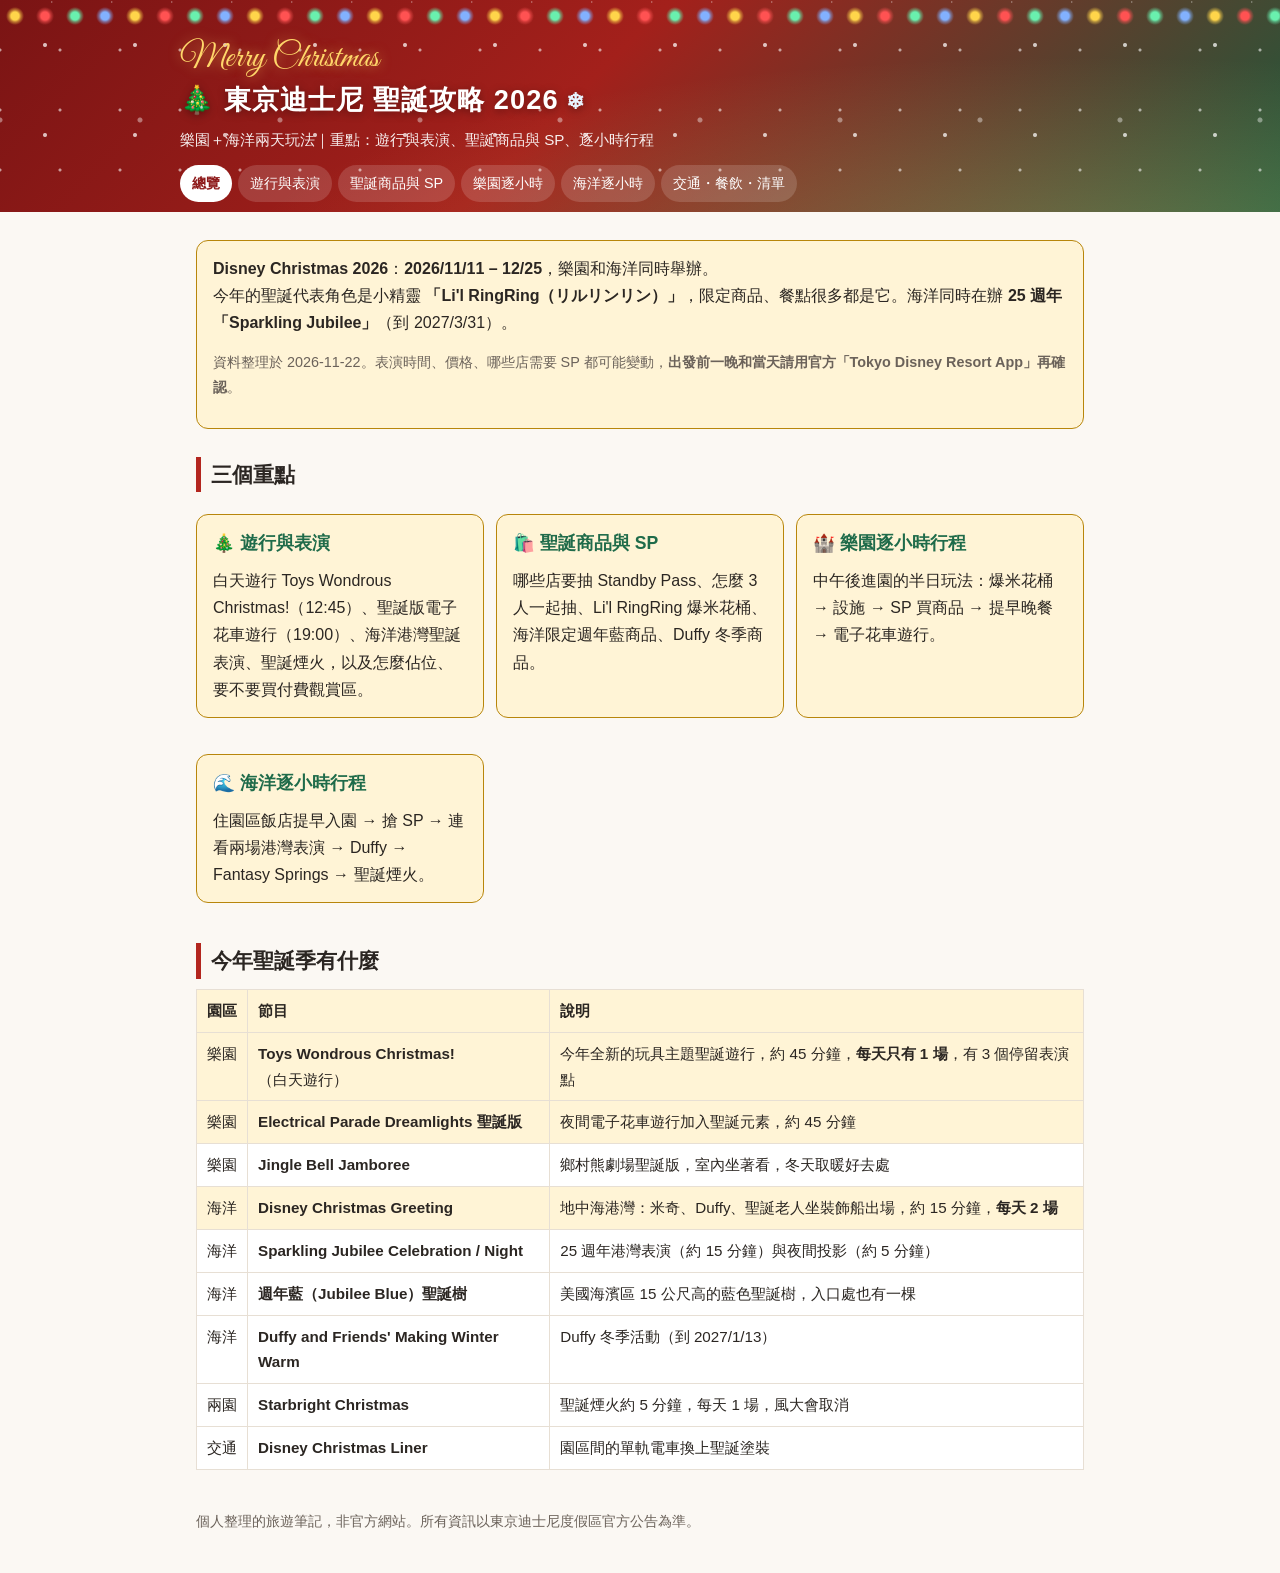
<file: index.html>
<!doctype html>
<html lang="zh-Hant-TW">
<head>
<meta charset="utf-8">
<meta name="viewport" content="width=device-width, initial-scale=1">
<title>🎄 東京迪士尼聖誕攻略 2026</title>
<link rel="stylesheet" href="style.css">
</head>
<body>
<header class="site"><div class="inner">
  <h1>🎄 東京迪士尼 聖誕攻略 2026</h1>
  <p>樂園＋海洋兩天玩法｜重點：遊行與表演、聖誕商品與 SP、逐小時行程</p>
  <nav>
    <a href="index.html" class="on">總覽</a>
    <a href="shows.html">遊行與表演</a>
    <a href="goods.html">聖誕商品與 SP</a>
    <a href="day1.html">樂園逐小時</a>
    <a href="day2.html">海洋逐小時</a>
    <a href="tips.html">交通・餐飲・清單</a>
  </nav>
</div></header>
<main>

<div class="card key">
  <strong>Disney Christmas 2026</strong>：<strong>2026/11/11 – 12/25</strong>，樂園和海洋同時舉辦。<br>
  今年的聖誕代表角色是小精靈 <strong>「Li'l RingRing（リルリンリン）」</strong>，限定商品、餐點很多都是它。海洋同時在辦 <strong>25 週年「Sparkling Jubilee」</strong>（到 2027/3/31）。
  <p class="note">資料整理於 2026-11-22。表演時間、價格、哪些店需要 SP 都可能變動，<strong>出發前一晚和當天請用官方「Tokyo Disney Resort App」再確認</strong>。</p>
</div>

<h2>三個重點</h2>
<div class="grid">
  <a class="card key" href="shows.html">
    <h3>🎄 遊行與表演</h3>
    白天遊行 Toys Wondrous Christmas!（12:45）、聖誕版電子花車遊行（19:00）、海洋港灣聖誕表演、聖誕煙火，以及怎麼佔位、要不要買付費觀賞區。
  </a>
  <a class="card key" href="goods.html">
    <h3>🛍️ 聖誕商品與 SP</h3>
    哪些店要抽 Standby Pass、怎麼 3 人一起抽、Li'l RingRing 爆米花桶、海洋限定週年藍商品、Duffy 冬季商品。
  </a>
  <a class="card key" href="day1.html">
    <h3>🏰 樂園逐小時行程</h3>
    中午後進園的半日玩法：爆米花桶 → 設施 → SP 買商品 → 提早晚餐 → 電子花車遊行。
  </a>
  <a class="card key" href="day2.html">
    <h3>🌊 海洋逐小時行程</h3>
    住園區飯店提早入園 → 搶 SP → 連看兩場港灣表演 → Duffy → Fantasy Springs → 聖誕煙火。
  </a>
</div>

<h2>今年聖誕季有什麼</h2>
<div class="tbl"><table>
<tr><th>園區</th><th>節目</th><th>說明</th></tr>
<tr class="must"><td>樂園</td><td><strong>Toys Wondrous Christmas!</strong><br>（白天遊行）</td><td>今年全新的玩具主題聖誕遊行，約 45 分鐘，<strong>每天只有 1 場</strong>，有 3 個停留表演點</td></tr>
<tr class="must"><td>樂園</td><td><strong>Electrical Parade Dreamlights 聖誕版</strong></td><td>夜間電子花車遊行加入聖誕元素，約 45 分鐘</td></tr>
<tr><td>樂園</td><td><strong>Jingle Bell Jamboree</strong></td><td>鄉村熊劇場聖誕版，室內坐著看，冬天取暖好去處</td></tr>
<tr class="must"><td>海洋</td><td><strong>Disney Christmas Greeting</strong></td><td>地中海港灣：米奇、Duffy、聖誕老人坐裝飾船出場，約 15 分鐘，<strong>每天 2 場</strong></td></tr>
<tr><td>海洋</td><td><strong>Sparkling Jubilee Celebration / Night</strong></td><td>25 週年港灣表演（約 15 分鐘）與夜間投影（約 5 分鐘）</td></tr>
<tr><td>海洋</td><td><strong>週年藍（Jubilee Blue）聖誕樹</strong></td><td>美國海濱區 15 公尺高的藍色聖誕樹，入口處也有一棵</td></tr>
<tr><td>海洋</td><td><strong>Duffy and Friends' Making Winter Warm</strong></td><td>Duffy 冬季活動（到 2027/1/13）</td></tr>
<tr><td>兩園</td><td><strong>Starbright Christmas</strong></td><td>聖誕煙火約 5 分鐘，每天 1 場，風大會取消</td></tr>
<tr><td>交通</td><td><strong>Disney Christmas Liner</strong></td><td>園區間的單軌電車換上聖誕塗裝</td></tr>
</table></div>

</main>
<footer>個人整理的旅遊筆記，非官方網站。所有資訊以東京迪士尼度假區官方公告為準。</footer>
</body>
</html>
</file>
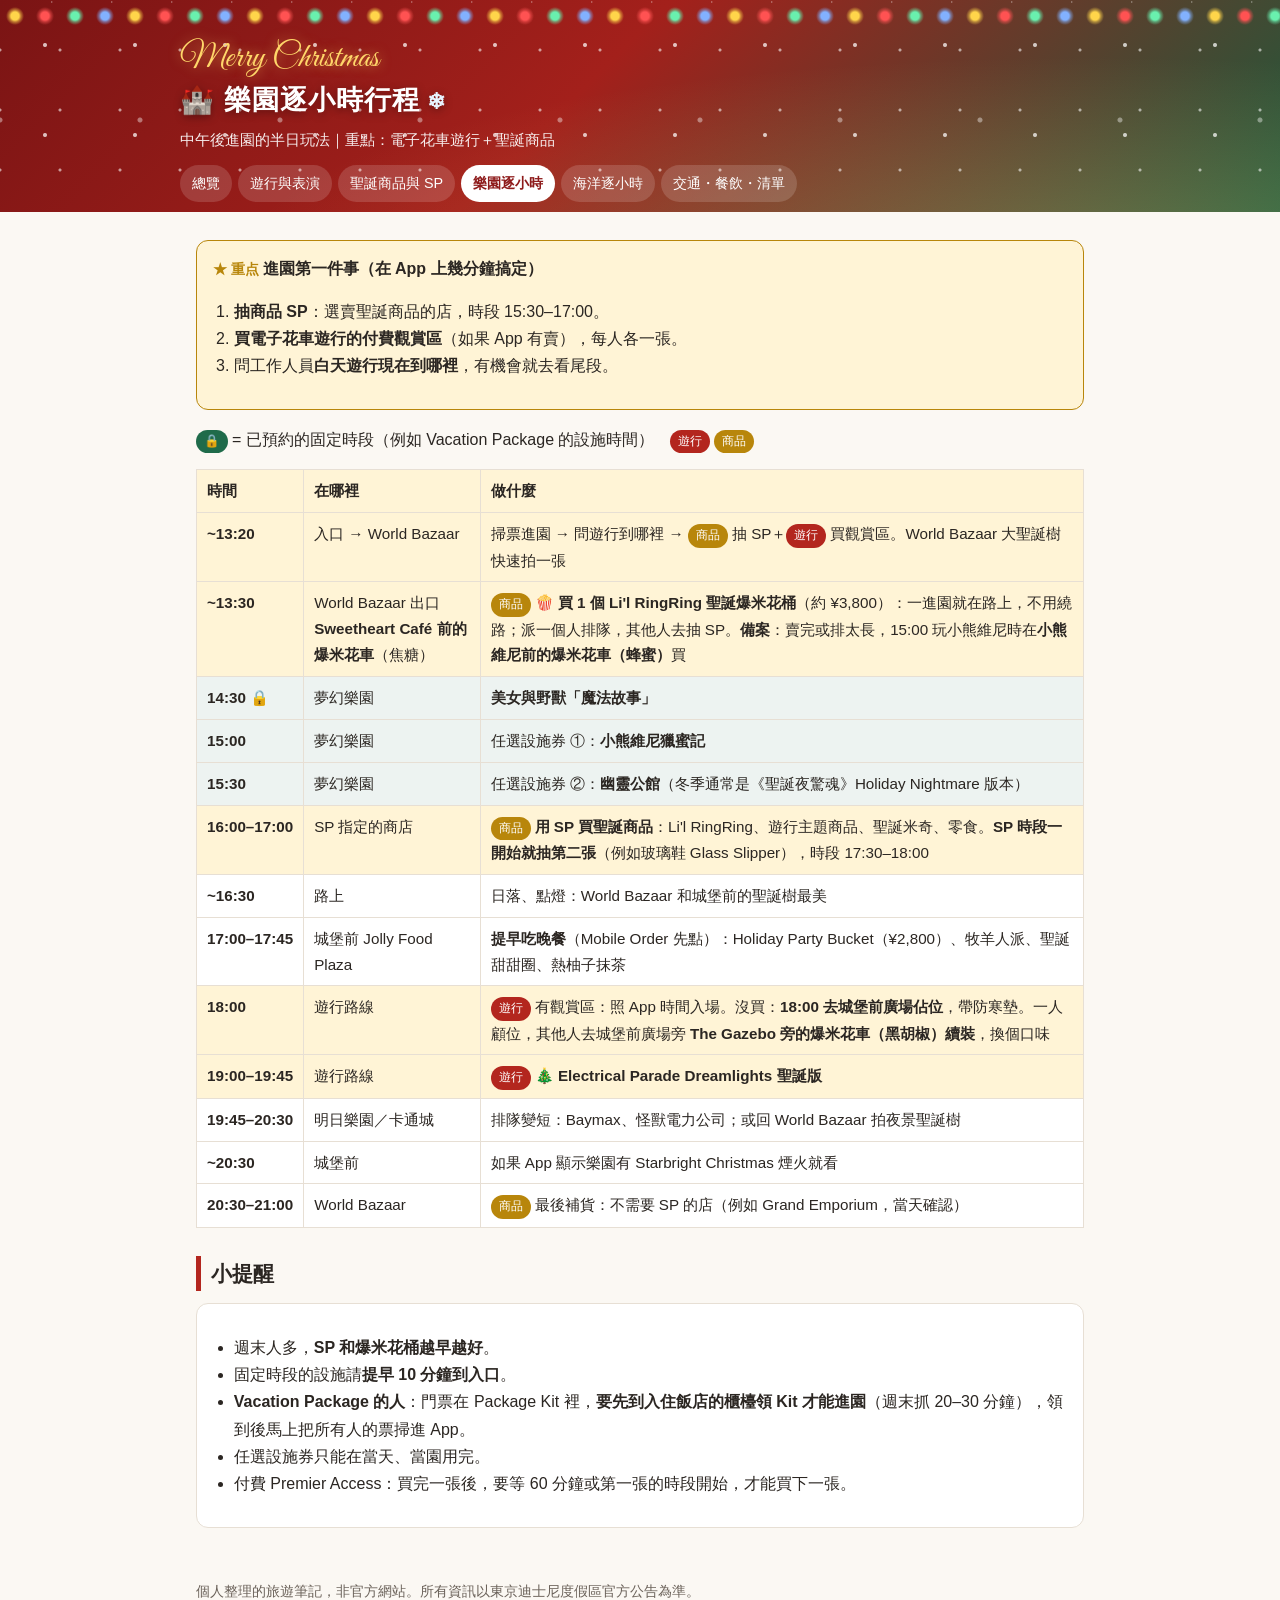
<file: day1.html>
<!doctype html>
<html lang="zh-Hant-TW">
<head>
<meta charset="utf-8">
<meta name="viewport" content="width=device-width, initial-scale=1">
<title>🎄 樂園逐小時｜東京迪士尼聖誕攻略 2026</title>
<link rel="stylesheet" href="style.css">
</head>
<body>
<header class="site"><div class="inner">
  <h1>🏰 樂園逐小時行程</h1>
  <p>中午後進園的半日玩法｜重點：電子花車遊行＋聖誕商品</p>
  <nav>
    <a href="index.html">總覽</a>
    <a href="shows.html">遊行與表演</a>
    <a href="goods.html">聖誕商品與 SP</a>
    <a href="day1.html" class="on">樂園逐小時</a>
    <a href="day2.html">海洋逐小時</a>
    <a href="tips.html">交通・餐飲・清單</a>
  </nav>
</div></header>
<main>

<div class="card key star">
  <strong>進園第一件事（在 App 上幾分鐘搞定）</strong>
  <ol>
    <li><strong>抽商品 SP</strong>：選賣聖誕商品的店，時段 15:30–17:00。</li>
    <li><strong>買電子花車遊行的付費觀賞區</strong>（如果 App 有賣），每人各一張。</li>
    <li>問工作人員<strong>白天遊行現在到哪裡</strong>，有機會就去看尾段。</li>
  </ol>
</div>

<p><span class="tag g">🔒</span>= 已預約的固定時段（例如 Vacation Package 的設施時間）　<span class="tag p">遊行</span><span class="tag s">商品</span></p>

<div class="tbl"><table>
<tr><th>時間</th><th>在哪裡</th><th>做什麼</th></tr>
<tr class="must"><td class="t">~13:20</td><td>入口 → World Bazaar</td><td>掃票進園 → 問遊行到哪裡 → <span class="tag s">商品</span>抽 SP＋<span class="tag p">遊行</span>買觀賞區。World Bazaar 大聖誕樹快速拍一張</td></tr>
<tr class="must"><td class="t">~13:30</td><td>World Bazaar 出口<br><strong>Sweetheart Café 前的爆米花車</strong>（焦糖）</td><td><span class="tag s">商品</span>🍿 <strong>買 1 個 Li'l RingRing 聖誕爆米花桶</strong>（約 ¥3,800）：一進園就在路上，不用繞路；派一個人排隊，其他人去抽 SP。<strong>備案</strong>：賣完或排太長，15:00 玩小熊維尼時在<strong>小熊維尼前的爆米花車（蜂蜜）</strong>買</td></tr>
<tr class="lock"><td class="t">14:30 🔒</td><td>夢幻樂園</td><td><strong>美女與野獸「魔法故事」</strong></td></tr>
<tr class="lock"><td class="t">15:00</td><td>夢幻樂園</td><td>任選設施券 ①：<strong>小熊維尼獵蜜記</strong></td></tr>
<tr class="lock"><td class="t">15:30</td><td>夢幻樂園</td><td>任選設施券 ②：<strong>幽靈公館</strong>（冬季通常是《聖誕夜驚魂》Holiday Nightmare 版本）</td></tr>
<tr class="must"><td class="t">16:00–17:00</td><td>SP 指定的商店</td><td><span class="tag s">商品</span><strong>用 SP 買聖誕商品</strong>：Li'l RingRing、遊行主題商品、聖誕米奇、零食。<strong>SP 時段一開始就抽第二張</strong>（例如玻璃鞋 Glass Slipper），時段 17:30–18:00</td></tr>
<tr><td class="t">~16:30</td><td>路上</td><td>日落、點燈：World Bazaar 和城堡前的聖誕樹最美</td></tr>
<tr><td class="t">17:00–17:45</td><td>城堡前 Jolly Food Plaza</td><td><strong>提早吃晚餐</strong>（Mobile Order 先點）：Holiday Party Bucket（¥2,800）、牧羊人派、聖誕甜甜圈、熱柚子抹茶</td></tr>
<tr class="must"><td class="t">18:00</td><td>遊行路線</td><td><span class="tag p">遊行</span>有觀賞區：照 App 時間入場。沒買：<strong>18:00 去城堡前廣場佔位</strong>，帶防寒墊。一人顧位，其他人去城堡前廣場旁 <strong>The Gazebo 旁的爆米花車（黑胡椒）續裝</strong>，換個口味</td></tr>
<tr class="must"><td class="t">19:00–19:45</td><td>遊行路線</td><td><span class="tag p">遊行</span>🎄 <strong>Electrical Parade Dreamlights 聖誕版</strong></td></tr>
<tr><td class="t">19:45–20:30</td><td>明日樂園／卡通城</td><td>排隊變短：Baymax、怪獸電力公司；或回 World Bazaar 拍夜景聖誕樹</td></tr>
<tr><td class="t">~20:30</td><td>城堡前</td><td>如果 App 顯示樂園有 Starbright Christmas 煙火就看</td></tr>
<tr><td class="t">20:30–21:00</td><td>World Bazaar</td><td><span class="tag s">商品</span>最後補貨：不需要 SP 的店（例如 Grand Emporium，當天確認）</td></tr>
</table></div>

<h2>小提醒</h2>
<div class="card">
<ul>
  <li>週末人多，<strong>SP 和爆米花桶越早越好</strong>。</li>
  <li>固定時段的設施請<strong>提早 10 分鐘到入口</strong>。</li>
  <li><strong>Vacation Package 的人</strong>：門票在 Package Kit 裡，<strong>要先到入住飯店的櫃檯領 Kit 才能進園</strong>（週末抓 20–30 分鐘），領到後馬上把所有人的票掃進 App。</li>
  <li>任選設施券只能在當天、當園用完。</li>
  <li>付費 Premier Access：買完一張後，要等 60 分鐘或第一張的時段開始，才能買下一張。</li>
</ul>
</div>

</main>
<footer>個人整理的旅遊筆記，非官方網站。所有資訊以東京迪士尼度假區官方公告為準。</footer>
</body>
</html>
</file>
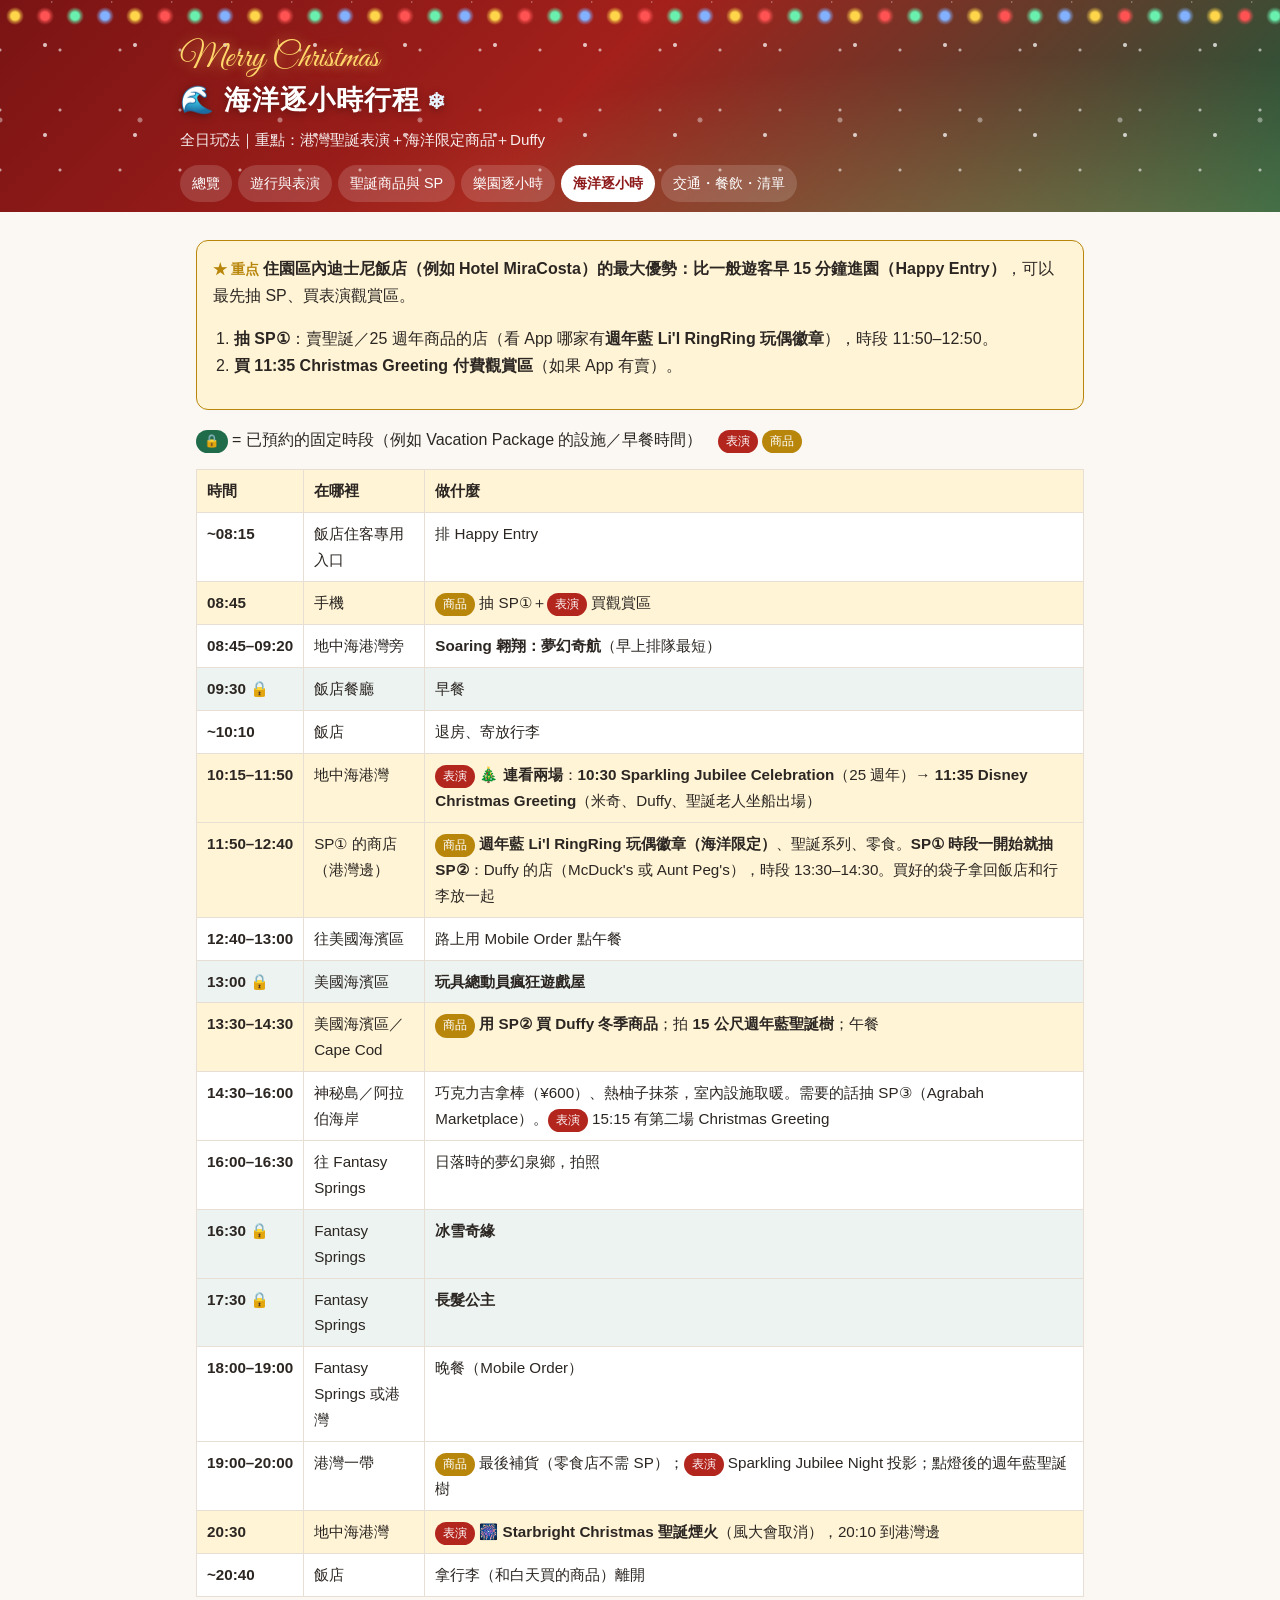
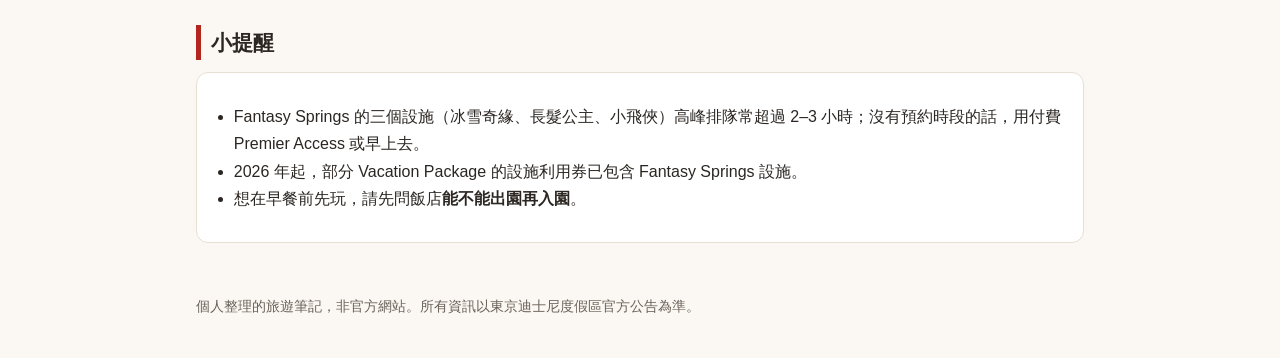
<file: day2.html>
<!doctype html>
<html lang="zh-Hant-TW">
<head>
<meta charset="utf-8">
<meta name="viewport" content="width=device-width, initial-scale=1">
<title>🎄 海洋逐小時｜東京迪士尼聖誕攻略 2026</title>
<link rel="stylesheet" href="style.css">
</head>
<body>
<header class="site"><div class="inner">
  <h1>🌊 海洋逐小時行程</h1>
  <p>全日玩法｜重點：港灣聖誕表演＋海洋限定商品＋Duffy</p>
  <nav>
    <a href="index.html">總覽</a>
    <a href="shows.html">遊行與表演</a>
    <a href="goods.html">聖誕商品與 SP</a>
    <a href="day1.html">樂園逐小時</a>
    <a href="day2.html" class="on">海洋逐小時</a>
    <a href="tips.html">交通・餐飲・清單</a>
  </nav>
</div></header>
<main>

<div class="card key star">
  <strong>住園區內迪士尼飯店（例如 Hotel MiraCosta）的最大優勢：比一般遊客早 15 分鐘進園（Happy Entry）</strong>，可以最先抽 SP、買表演觀賞區。
  <ol>
    <li><strong>抽 SP①</strong>：賣聖誕／25 週年商品的店（看 App 哪家有<strong>週年藍 Li'l RingRing 玩偶徽章</strong>），時段 11:50–12:50。</li>
    <li><strong>買 11:35 Christmas Greeting 付費觀賞區</strong>（如果 App 有賣）。</li>
  </ol>
</div>

<p><span class="tag g">🔒</span>= 已預約的固定時段（例如 Vacation Package 的設施／早餐時間）　<span class="tag p">表演</span><span class="tag s">商品</span></p>

<div class="tbl"><table>
<tr><th>時間</th><th>在哪裡</th><th>做什麼</th></tr>
<tr><td class="t">~08:15</td><td>飯店住客專用入口</td><td>排 Happy Entry</td></tr>
<tr class="must"><td class="t">08:45</td><td>手機</td><td><span class="tag s">商品</span>抽 SP①＋<span class="tag p">表演</span>買觀賞區</td></tr>
<tr><td class="t">08:45–09:20</td><td>地中海港灣旁</td><td><strong>Soaring 翱翔：夢幻奇航</strong>（早上排隊最短）</td></tr>
<tr class="lock"><td class="t">09:30 🔒</td><td>飯店餐廳</td><td>早餐</td></tr>
<tr><td class="t">~10:10</td><td>飯店</td><td>退房、寄放行李</td></tr>
<tr class="must"><td class="t">10:15–11:50</td><td>地中海港灣</td><td><span class="tag p">表演</span>🎄 <strong>連看兩場</strong>：<strong>10:30 Sparkling Jubilee Celebration</strong>（25 週年）→ <strong>11:35 Disney Christmas Greeting</strong>（米奇、Duffy、聖誕老人坐船出場）</td></tr>
<tr class="must"><td class="t">11:50–12:40</td><td>SP① 的商店（港灣邊）</td><td><span class="tag s">商品</span><strong>週年藍 Li'l RingRing 玩偶徽章（海洋限定）</strong>、聖誕系列、零食。<strong>SP① 時段一開始就抽 SP②</strong>：Duffy 的店（McDuck's 或 Aunt Peg's），時段 13:30–14:30。買好的袋子拿回飯店和行李放一起</td></tr>
<tr><td class="t">12:40–13:00</td><td>往美國海濱區</td><td>路上用 Mobile Order 點午餐</td></tr>
<tr class="lock"><td class="t">13:00 🔒</td><td>美國海濱區</td><td><strong>玩具總動員瘋狂遊戲屋</strong></td></tr>
<tr class="must"><td class="t">13:30–14:30</td><td>美國海濱區／Cape Cod</td><td><span class="tag s">商品</span><strong>用 SP② 買 Duffy 冬季商品</strong>；拍 <strong>15 公尺週年藍聖誕樹</strong>；午餐</td></tr>
<tr><td class="t">14:30–16:00</td><td>神秘島／阿拉伯海岸</td><td>巧克力吉拿棒（¥600）、熱柚子抹茶，室內設施取暖。需要的話抽 SP③（Agrabah Marketplace）。<span class="tag p">表演</span>15:15 有第二場 Christmas Greeting</td></tr>
<tr><td class="t">16:00–16:30</td><td>往 Fantasy Springs</td><td>日落時的夢幻泉鄉，拍照</td></tr>
<tr class="lock"><td class="t">16:30 🔒</td><td>Fantasy Springs</td><td><strong>冰雪奇緣</strong></td></tr>
<tr class="lock"><td class="t">17:30 🔒</td><td>Fantasy Springs</td><td><strong>長髮公主</strong></td></tr>
<tr><td class="t">18:00–19:00</td><td>Fantasy Springs 或港灣</td><td>晚餐（Mobile Order）</td></tr>
<tr><td class="t">19:00–20:00</td><td>港灣一帶</td><td><span class="tag s">商品</span>最後補貨（零食店不需 SP）；<span class="tag p">表演</span>Sparkling Jubilee Night 投影；點燈後的週年藍聖誕樹</td></tr>
<tr class="must"><td class="t">20:30</td><td>地中海港灣</td><td><span class="tag p">表演</span>🎆 <strong>Starbright Christmas 聖誕煙火</strong>（風大會取消），20:10 到港灣邊</td></tr>
<tr><td class="t">~20:40</td><td>飯店</td><td>拿行李（和白天買的商品）離開</td></tr>
</table></div>

<h2>小提醒</h2>
<div class="card">
<ul>
  <li>Fantasy Springs 的三個設施（冰雪奇緣、長髮公主、小飛俠）高峰排隊常超過 2–3 小時；沒有預約時段的話，用付費 Premier Access 或早上去。</li>
  <li>2026 年起，部分 Vacation Package 的設施利用券已包含 Fantasy Springs 設施。</li>
  <li>想在早餐前先玩，請先問飯店<strong>能不能出園再入園</strong>。</li>
</ul>
</div>

</main>
<footer>個人整理的旅遊筆記，非官方網站。所有資訊以東京迪士尼度假區官方公告為準。</footer>
</body>
</html>
</file>
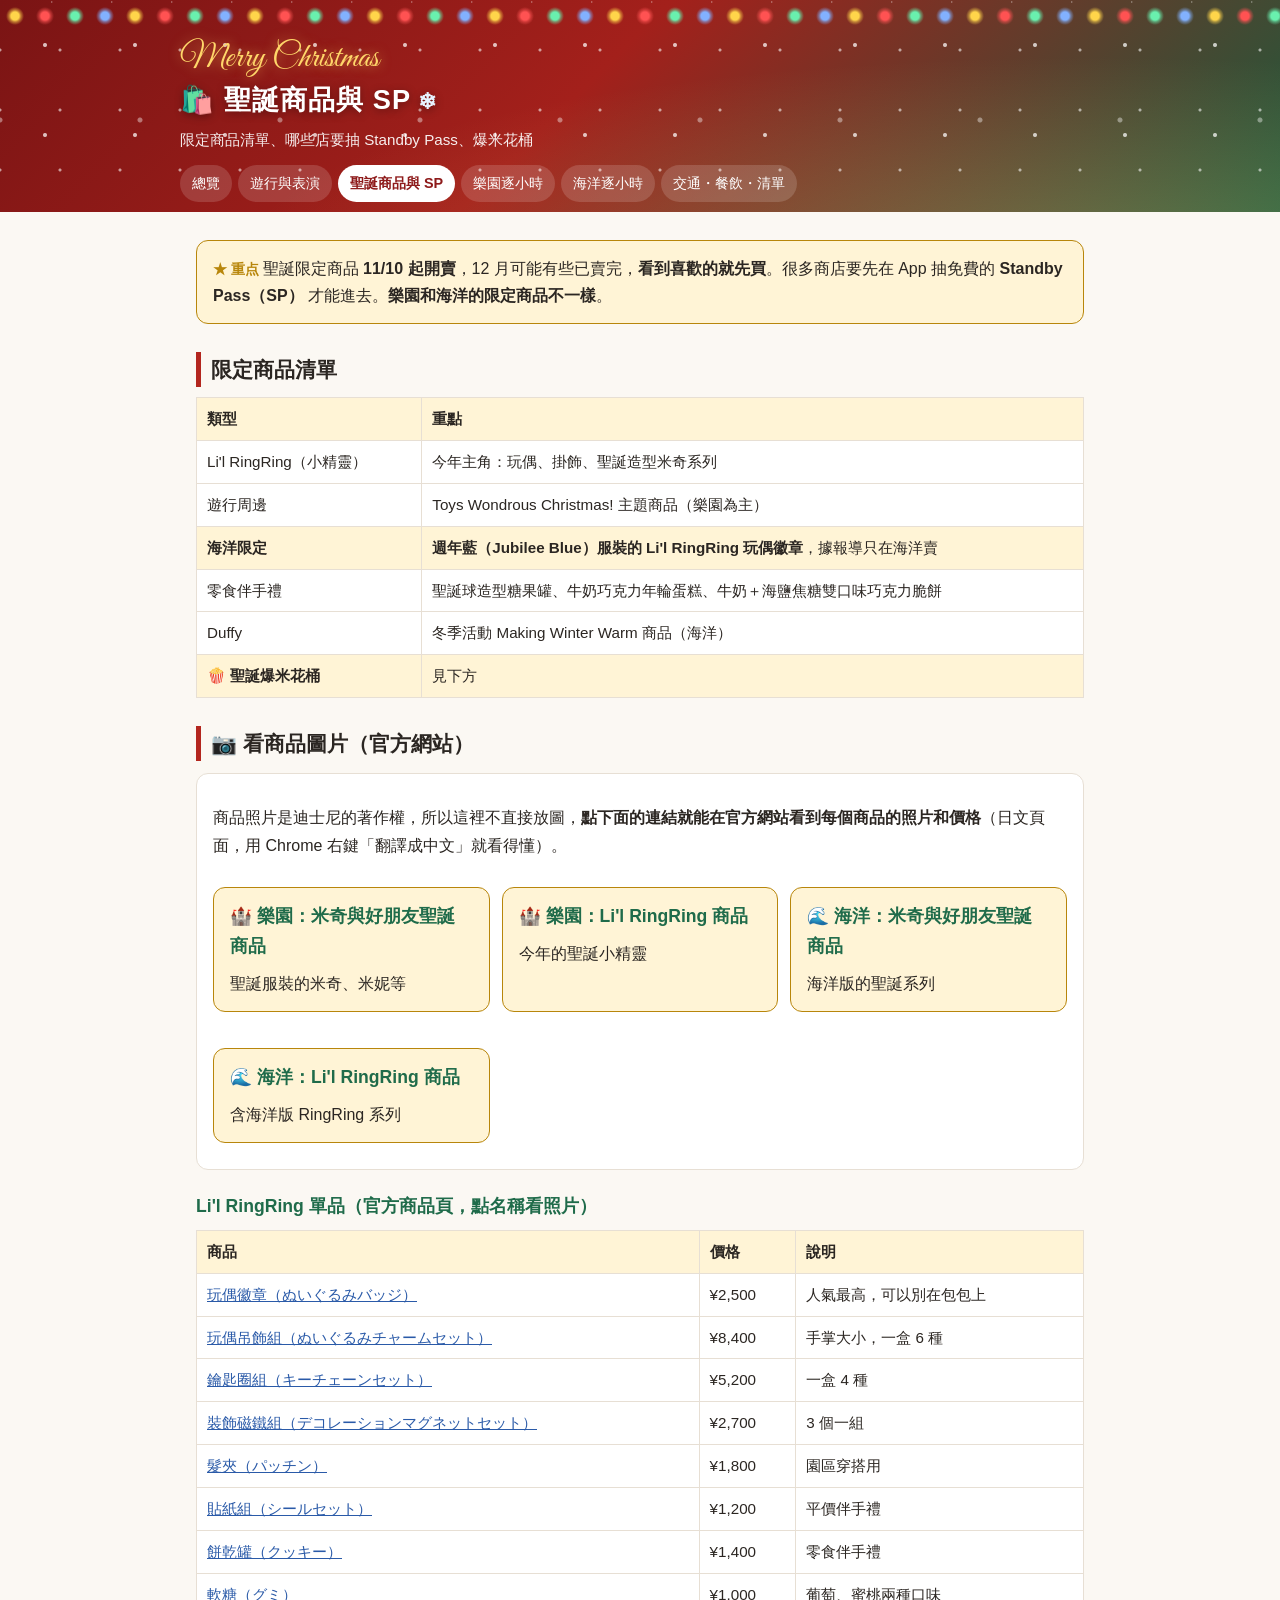
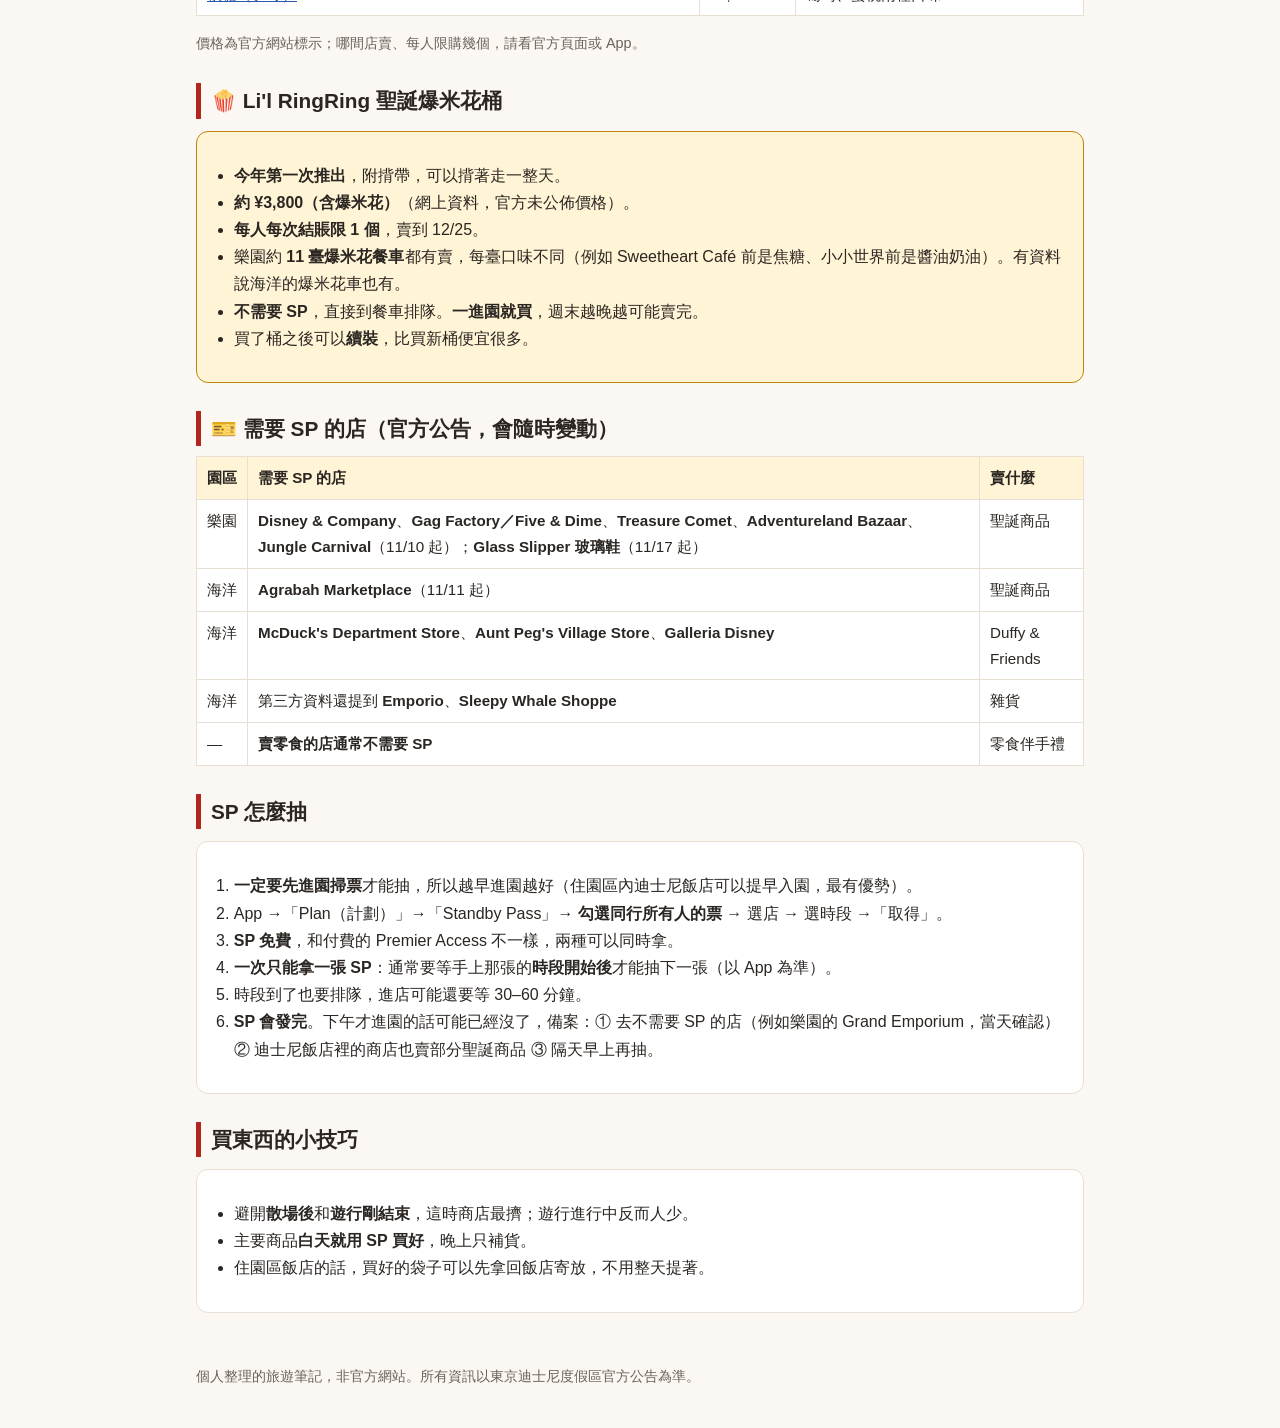
<file: goods.html>
<!doctype html>
<html lang="zh-Hant-TW">
<head>
<meta charset="utf-8">
<meta name="viewport" content="width=device-width, initial-scale=1">
<title>🎄 聖誕商品與 SP｜東京迪士尼聖誕攻略 2026</title>
<link rel="stylesheet" href="style.css">
</head>
<body>
<header class="site"><div class="inner">
  <h1>🛍️ 聖誕商品與 SP</h1>
  <p>限定商品清單、哪些店要抽 Standby Pass、爆米花桶</p>
  <nav>
    <a href="index.html">總覽</a>
    <a href="shows.html">遊行與表演</a>
    <a href="goods.html" class="on">聖誕商品與 SP</a>
    <a href="day1.html">樂園逐小時</a>
    <a href="day2.html">海洋逐小時</a>
    <a href="tips.html">交通・餐飲・清單</a>
  </nav>
</div></header>
<main>

<div class="card key star">
  聖誕限定商品 <strong>11/10 起開賣</strong>，12 月可能有些已賣完，<strong>看到喜歡的就先買</strong>。很多商店要先在 App 抽免費的 <strong>Standby Pass（SP）</strong> 才能進去。<strong>樂園和海洋的限定商品不一樣</strong>。
</div>

<h2>限定商品清單</h2>
<div class="tbl"><table>
<tr><th>類型</th><th>重點</th></tr>
<tr><td>Li'l RingRing（小精靈）</td><td>今年主角：玩偶、掛飾、聖誕造型米奇系列</td></tr>
<tr><td>遊行周邊</td><td>Toys Wondrous Christmas! 主題商品（樂園為主）</td></tr>
<tr class="must"><td><strong>海洋限定</strong></td><td><strong>週年藍（Jubilee Blue）服裝的 Li'l RingRing 玩偶徽章</strong>，據報導只在海洋賣</td></tr>
<tr><td>零食伴手禮</td><td>聖誕球造型糖果罐、牛奶巧克力年輪蛋糕、牛奶＋海鹽焦糖雙口味巧克力脆餅</td></tr>
<tr><td>Duffy</td><td>冬季活動 Making Winter Warm 商品（海洋）</td></tr>
<tr class="must"><td><strong>🍿 聖誕爆米花桶</strong></td><td>見下方</td></tr>
</table></div>

<h2>📷 看商品圖片（官方網站）</h2>
<div class="card">
  <p>商品照片是迪士尼的著作權，所以這裡不直接放圖，<strong>點下面的連結就能在官方網站看到每個商品的照片和價格</strong>（日文頁面，用 Chrome 右鍵「翻譯成中文」就看得懂）。</p>
  <div class="grid">
    <a class="card key" href="https://www.tokyodisneyresort.jp/treasure/christmas2026/tdl/goods01.html" target="_blank" rel="noopener"><h3>🏰 樂園：米奇與好朋友聖誕商品</h3>聖誕服裝的米奇、米妮等</a>
    <a class="card key" href="https://www.tokyodisneyresort.jp/treasure/christmas2026/tdl/goods02.html" target="_blank" rel="noopener"><h3>🏰 樂園：Li'l RingRing 商品</h3>今年的聖誕小精靈</a>
    <a class="card key" href="https://www.tokyodisneyresort.jp/treasure/christmas2026/tds/goods01.html" target="_blank" rel="noopener"><h3>🌊 海洋：米奇與好朋友聖誕商品</h3>海洋版的聖誕系列</a>
    <a class="card key" href="https://www.tokyodisneyresort.jp/treasure/christmas2026/tds/goods02.html" target="_blank" rel="noopener"><h3>🌊 海洋：Li'l RingRing 商品</h3>含海洋版 RingRing 系列</a>
  </div>
</div>

<h3>Li'l RingRing 單品（官方商品頁，點名稱看照片）</h3>
<div class="tbl"><table>
<tr><th>商品</th><th>價格</th><th>說明</th></tr>
<tr><td><a href="https://www.tokyodisneyresort.jp/goods/116002212/" target="_blank" rel="noopener">玩偶徽章（ぬいぐるみバッジ）</a></td><td>¥2,500</td><td>人氣最高，可以別在包包上</td></tr>
<tr><td><a href="https://www.tokyodisneyresort.jp/goods/116002210/" target="_blank" rel="noopener">玩偶吊飾組（ぬいぐるみチャームセット）</a></td><td>¥8,400</td><td>手掌大小，一盒 6 種</td></tr>
<tr><td><a href="https://www.tokyodisneyresort.jp/goods/115001941/" target="_blank" rel="noopener">鑰匙圈組（キーチェーンセット）</a></td><td>¥5,200</td><td>一盒 4 種</td></tr>
<tr><td><a href="https://www.tokyodisneyresort.jp/goods/122002950/" target="_blank" rel="noopener">裝飾磁鐵組（デコレーションマグネットセット）</a></td><td>¥2,700</td><td>3 個一組</td></tr>
<tr><td><a href="https://www.tokyodisneyresort.jp/goods/132005572/" target="_blank" rel="noopener">髮夾（パッチン）</a></td><td>¥1,800</td><td>園區穿搭用</td></tr>
<tr><td><a href="https://www.tokyodisneyresort.jp/goods/111008015/" target="_blank" rel="noopener">貼紙組（シールセット）</a></td><td>¥1,200</td><td>平價伴手禮</td></tr>
<tr><td><a href="https://www.tokyodisneyresort.jp/goods/143000710" target="_blank" rel="noopener">餅乾罐（クッキー）</a></td><td>¥1,400</td><td>零食伴手禮</td></tr>
<tr><td><a href="https://www.tokyodisneyresort.jp/goods/141000960" target="_blank" rel="noopener">軟糖（グミ）</a></td><td>¥1,000</td><td>葡萄、蜜桃兩種口味</td></tr>
</table></div>
<p class="note">價格為官方網站標示；哪間店賣、每人限購幾個，請看官方頁面或 App。</p>

<h2>🍿 Li'l RingRing 聖誕爆米花桶</h2>
<div class="card key">
<ul>
  <li><strong>今年第一次推出</strong>，附揹帶，可以揹著走一整天。</li>
  <li><strong>約 ¥3,800（含爆米花）</strong>（網上資料，官方未公佈價格）。</li>
  <li><strong>每人每次結賬限 1 個</strong>，賣到 12/25。</li>
  <li>樂園約 <strong>11 臺爆米花餐車</strong>都有賣，每臺口味不同（例如 Sweetheart Café 前是焦糖、小小世界前是醬油奶油）。有資料說海洋的爆米花車也有。</li>
  <li><strong>不需要 SP</strong>，直接到餐車排隊。<strong>一進園就買</strong>，週末越晚越可能賣完。</li>
  <li>買了桶之後可以<strong>續裝</strong>，比買新桶便宜很多。</li>
</ul>
</div>

<h2>🎫 需要 SP 的店（官方公告，會隨時變動）</h2>
<div class="tbl"><table>
<tr><th>園區</th><th>需要 SP 的店</th><th>賣什麼</th></tr>
<tr><td>樂園</td><td><strong>Disney &amp; Company</strong>、<strong>Gag Factory／Five &amp; Dime</strong>、<strong>Treasure Comet</strong>、<strong>Adventureland Bazaar</strong>、<strong>Jungle Carnival</strong>（11/10 起）；<strong>Glass Slipper 玻璃鞋</strong>（11/17 起）</td><td>聖誕商品</td></tr>
<tr><td>海洋</td><td><strong>Agrabah Marketplace</strong>（11/11 起）</td><td>聖誕商品</td></tr>
<tr><td>海洋</td><td><strong>McDuck's Department Store</strong>、<strong>Aunt Peg's Village Store</strong>、<strong>Galleria Disney</strong></td><td>Duffy &amp; Friends</td></tr>
<tr><td>海洋</td><td>第三方資料還提到 <strong>Emporio</strong>、<strong>Sleepy Whale Shoppe</strong></td><td>雜貨</td></tr>
<tr><td>—</td><td><strong>賣零食的店通常不需要 SP</strong></td><td>零食伴手禮</td></tr>
</table></div>

<h2>SP 怎麼抽</h2>
<div class="card">
<ol>
  <li><strong>一定要先進園掃票</strong>才能抽，所以越早進園越好（住園區內迪士尼飯店可以提早入園，最有優勢）。</li>
  <li>App →「Plan（計劃）」→「Standby Pass」→ <strong>勾選同行所有人的票</strong> → 選店 → 選時段 →「取得」。</li>
  <li><strong>SP 免費</strong>，和付費的 Premier Access 不一樣，兩種可以同時拿。</li>
  <li><strong>一次只能拿一張 SP</strong>：通常要等手上那張的<strong>時段開始後</strong>才能抽下一張（以 App 為準）。</li>
  <li>時段到了也要排隊，進店可能還要等 30–60 分鐘。</li>
  <li><strong>SP 會發完</strong>。下午才進園的話可能已經沒了，備案：① 去不需要 SP 的店（例如樂園的 Grand Emporium，當天確認）② 迪士尼飯店裡的商店也賣部分聖誕商品 ③ 隔天早上再抽。</li>
</ol>
</div>

<h2>買東西的小技巧</h2>
<div class="card">
<ul>
  <li>避開<strong>散場後</strong>和<strong>遊行剛結束</strong>，這時商店最擠；遊行進行中反而人少。</li>
  <li>主要商品<strong>白天就用 SP 買好</strong>，晚上只補貨。</li>
  <li>住園區飯店的話，買好的袋子可以先拿回飯店寄放，不用整天提著。</li>
</ul>
</div>

</main>
<footer>個人整理的旅遊筆記，非官方網站。所有資訊以東京迪士尼度假區官方公告為準。</footer>
</body>
</html>
</file>
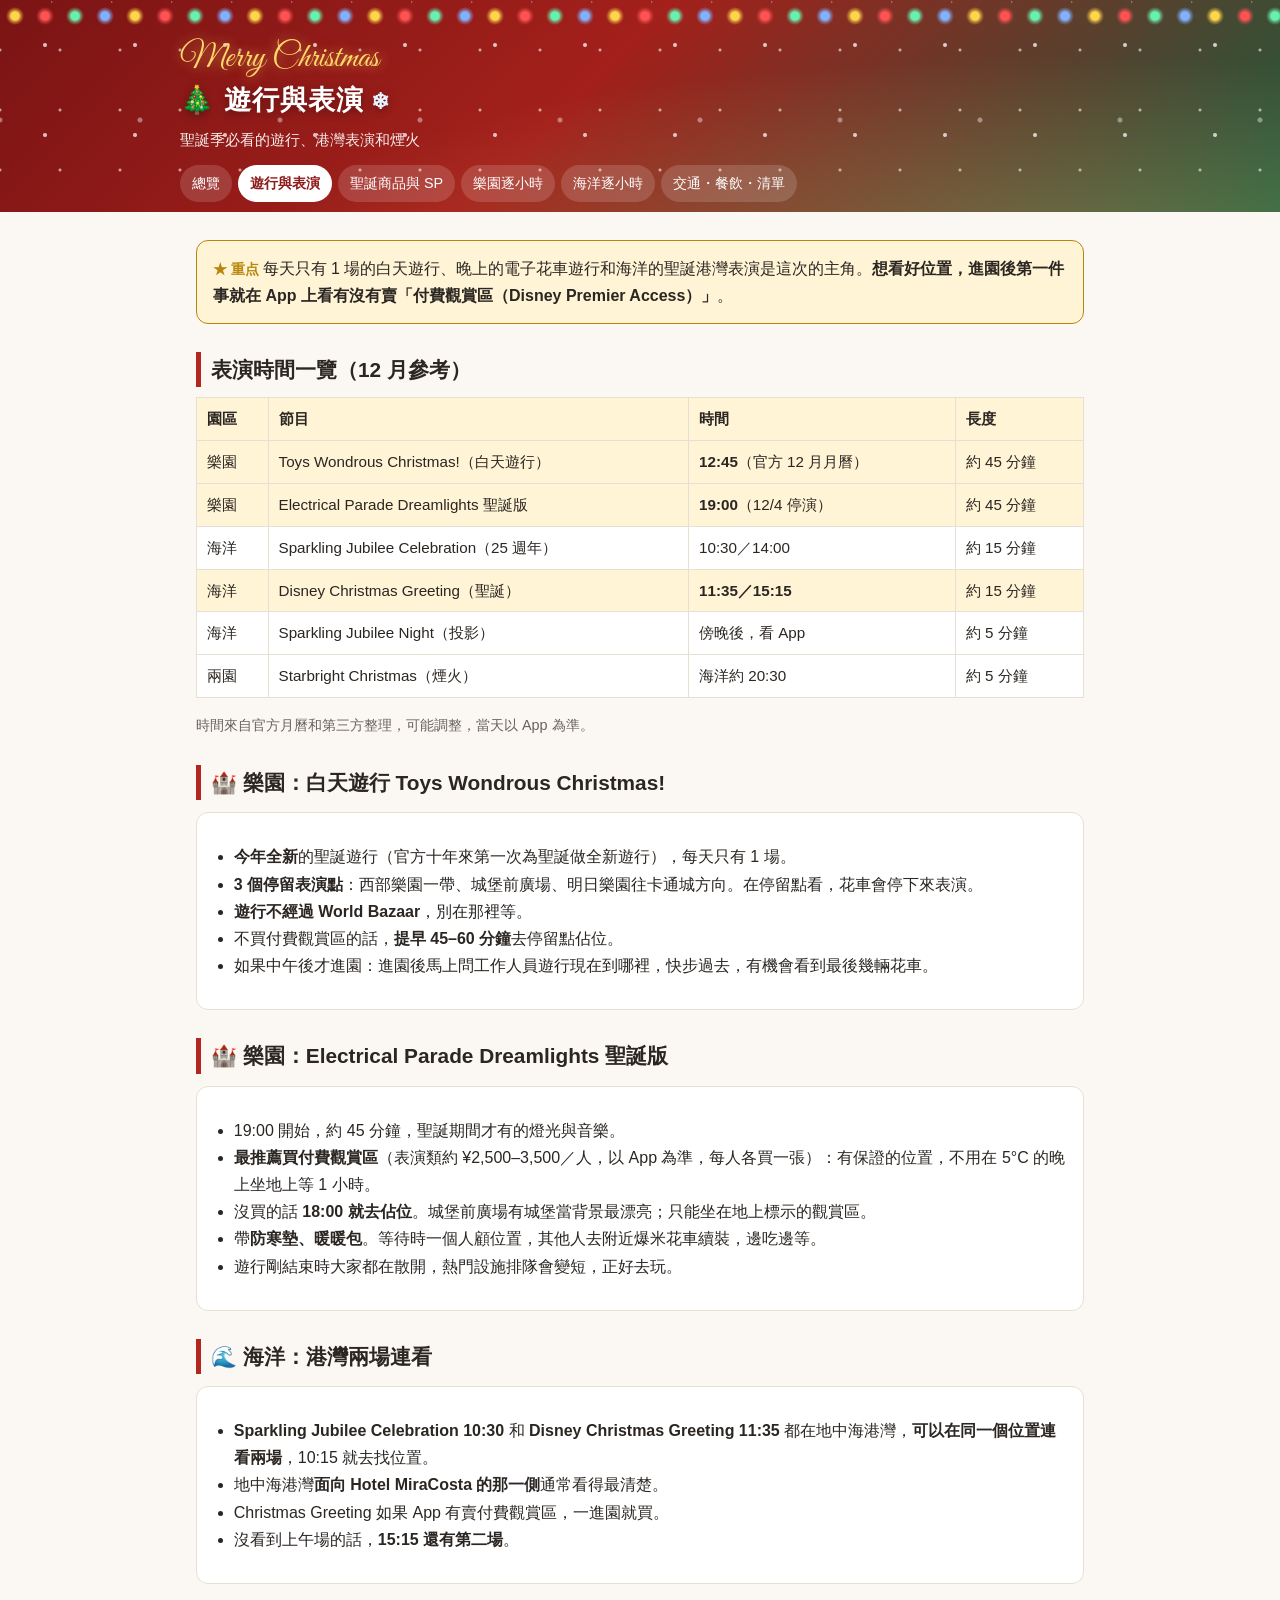
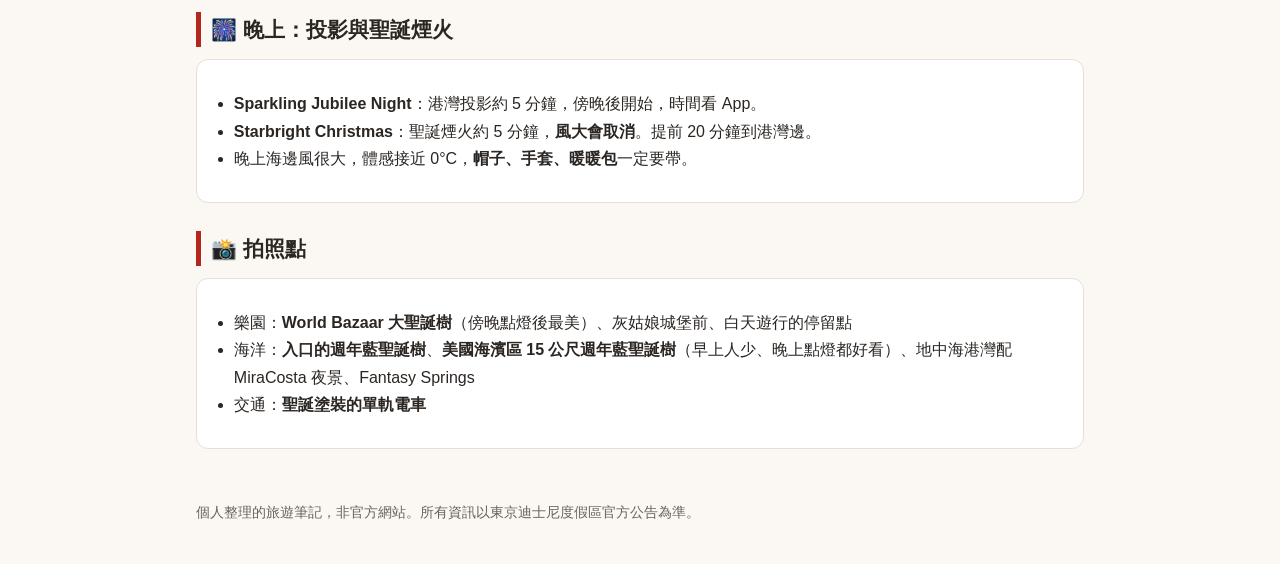
<file: shows.html>
<!doctype html>
<html lang="zh-Hant-TW">
<head>
<meta charset="utf-8">
<meta name="viewport" content="width=device-width, initial-scale=1">
<title>🎄 遊行與表演｜東京迪士尼聖誕攻略 2026</title>
<link rel="stylesheet" href="style.css">
</head>
<body>
<header class="site"><div class="inner">
  <h1>🎄 遊行與表演</h1>
  <p>聖誕季必看的遊行、港灣表演和煙火</p>
  <nav>
    <a href="index.html">總覽</a>
    <a href="shows.html" class="on">遊行與表演</a>
    <a href="goods.html">聖誕商品與 SP</a>
    <a href="day1.html">樂園逐小時</a>
    <a href="day2.html">海洋逐小時</a>
    <a href="tips.html">交通・餐飲・清單</a>
  </nav>
</div></header>
<main>

<div class="card key star">
  每天只有 1 場的白天遊行、晚上的電子花車遊行和海洋的聖誕港灣表演是這次的主角。<strong>想看好位置，進園後第一件事就在 App 上看有沒有賣「付費觀賞區（Disney Premier Access）」</strong>。
</div>

<h2>表演時間一覽（12 月參考）</h2>
<div class="tbl"><table>
<tr><th>園區</th><th>節目</th><th>時間</th><th>長度</th></tr>
<tr class="must"><td>樂園</td><td>Toys Wondrous Christmas!（白天遊行）</td><td><strong>12:45</strong>（官方 12 月月曆）</td><td>約 45 分鐘</td></tr>
<tr class="must"><td>樂園</td><td>Electrical Parade Dreamlights 聖誕版</td><td><strong>19:00</strong>（12/4 停演）</td><td>約 45 分鐘</td></tr>
<tr><td>海洋</td><td>Sparkling Jubilee Celebration（25 週年）</td><td>10:30／14:00</td><td>約 15 分鐘</td></tr>
<tr class="must"><td>海洋</td><td>Disney Christmas Greeting（聖誕）</td><td><strong>11:35／15:15</strong></td><td>約 15 分鐘</td></tr>
<tr><td>海洋</td><td>Sparkling Jubilee Night（投影）</td><td>傍晚後，看 App</td><td>約 5 分鐘</td></tr>
<tr><td>兩園</td><td>Starbright Christmas（煙火）</td><td>海洋約 20:30</td><td>約 5 分鐘</td></tr>
</table></div>
<p class="note">時間來自官方月曆和第三方整理，可能調整，當天以 App 為準。</p>

<h2>🏰 樂園：白天遊行 Toys Wondrous Christmas!</h2>
<div class="card">
<ul>
  <li><strong>今年全新</strong>的聖誕遊行（官方十年來第一次為聖誕做全新遊行），每天只有 1 場。</li>
  <li><strong>3 個停留表演點</strong>：西部樂園一帶、城堡前廣場、明日樂園往卡通城方向。在停留點看，花車會停下來表演。</li>
  <li><strong>遊行不經過 World Bazaar</strong>，別在那裡等。</li>
  <li>不買付費觀賞區的話，<strong>提早 45–60 分鐘</strong>去停留點佔位。</li>
  <li>如果中午後才進園：進園後馬上問工作人員遊行現在到哪裡，快步過去，有機會看到最後幾輛花車。</li>
</ul>
</div>

<h2>🏰 樂園：Electrical Parade Dreamlights 聖誕版</h2>
<div class="card">
<ul>
  <li>19:00 開始，約 45 分鐘，聖誕期間才有的燈光與音樂。</li>
  <li><strong>最推薦買付費觀賞區</strong>（表演類約 ¥2,500–3,500／人，以 App 為準，每人各買一張）：有保證的位置，不用在 5°C 的晚上坐地上等 1 小時。</li>
  <li>沒買的話 <strong>18:00 就去佔位</strong>。城堡前廣場有城堡當背景最漂亮；只能坐在地上標示的觀賞區。</li>
  <li>帶<strong>防寒墊、暖暖包</strong>。等待時一個人顧位置，其他人去附近爆米花車續裝，邊吃邊等。</li>
  <li>遊行剛結束時大家都在散開，熱門設施排隊會變短，正好去玩。</li>
</ul>
</div>

<h2>🌊 海洋：港灣兩場連看</h2>
<div class="card">
<ul>
  <li><strong>Sparkling Jubilee Celebration 10:30</strong> 和 <strong>Disney Christmas Greeting 11:35</strong> 都在地中海港灣，<strong>可以在同一個位置連看兩場</strong>，10:15 就去找位置。</li>
  <li>地中海港灣<strong>面向 Hotel MiraCosta 的那一側</strong>通常看得最清楚。</li>
  <li>Christmas Greeting 如果 App 有賣付費觀賞區，一進園就買。</li>
  <li>沒看到上午場的話，<strong>15:15 還有第二場</strong>。</li>
</ul>
</div>

<h2>🎆 晚上：投影與聖誕煙火</h2>
<div class="card">
<ul>
  <li><strong>Sparkling Jubilee Night</strong>：港灣投影約 5 分鐘，傍晚後開始，時間看 App。</li>
  <li><strong>Starbright Christmas</strong>：聖誕煙火約 5 分鐘，<strong>風大會取消</strong>。提前 20 分鐘到港灣邊。</li>
  <li>晚上海邊風很大，體感接近 0°C，<strong>帽子、手套、暖暖包</strong>一定要帶。</li>
</ul>
</div>

<h2>📸 拍照點</h2>
<div class="card">
<ul>
  <li>樂園：<strong>World Bazaar 大聖誕樹</strong>（傍晚點燈後最美）、灰姑娘城堡前、白天遊行的停留點</li>
  <li>海洋：<strong>入口的週年藍聖誕樹</strong>、<strong>美國海濱區 15 公尺週年藍聖誕樹</strong>（早上人少、晚上點燈都好看）、地中海港灣配 MiraCosta 夜景、Fantasy Springs</li>
  <li>交通：<strong>聖誕塗裝的單軌電車</strong></li>
</ul>
</div>

</main>
<footer>個人整理的旅遊筆記，非官方網站。所有資訊以東京迪士尼度假區官方公告為準。</footer>
</body>
</html>
</file>
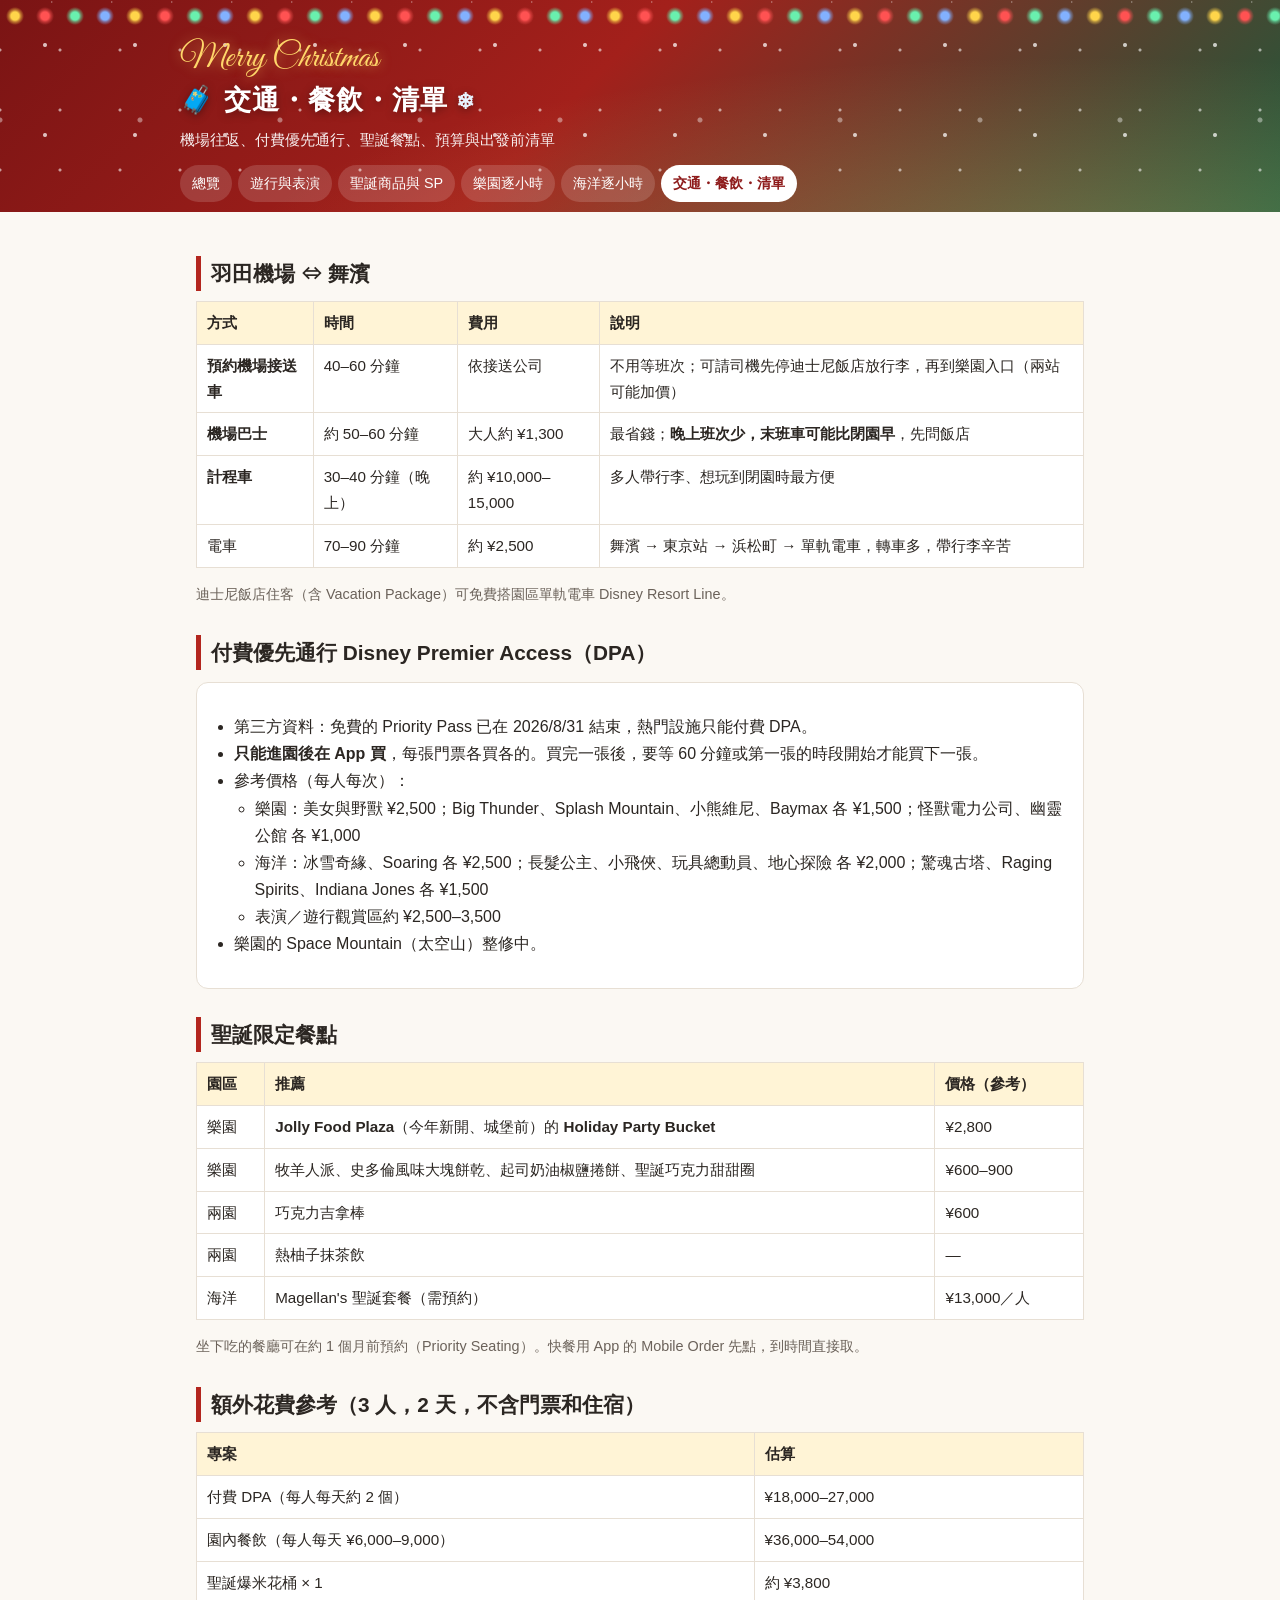
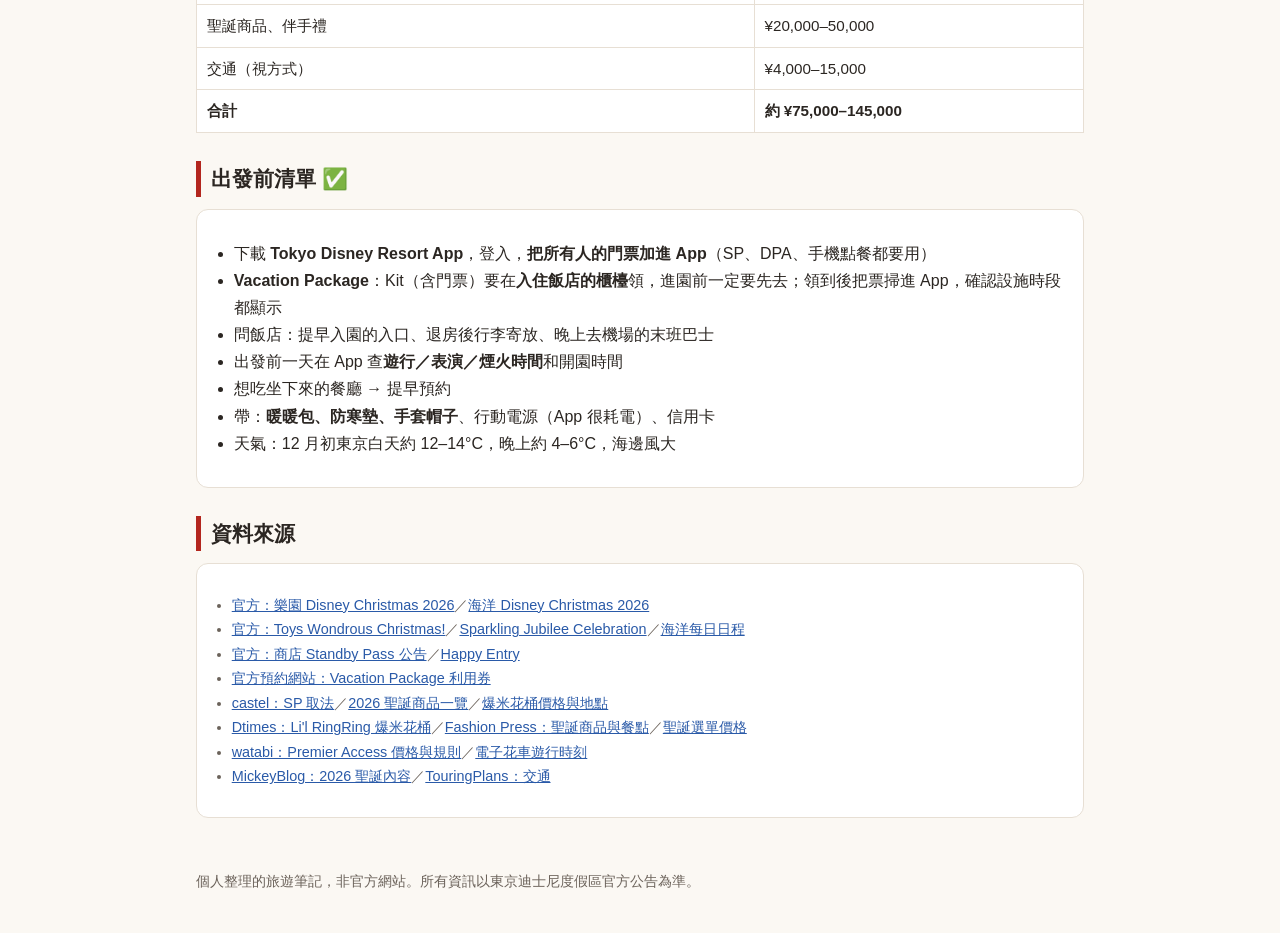
<file: tips.html>
<!doctype html>
<html lang="zh-Hant-TW">
<head>
<meta charset="utf-8">
<meta name="viewport" content="width=device-width, initial-scale=1">
<title>🎄 交通・餐飲・清單｜東京迪士尼聖誕攻略 2026</title>
<link rel="stylesheet" href="style.css">
</head>
<body>
<header class="site"><div class="inner">
  <h1>🧳 交通・餐飲・清單</h1>
  <p>機場往返、付費優先通行、聖誕餐點、預算與出發前清單</p>
  <nav>
    <a href="index.html">總覽</a>
    <a href="shows.html">遊行與表演</a>
    <a href="goods.html">聖誕商品與 SP</a>
    <a href="day1.html">樂園逐小時</a>
    <a href="day2.html">海洋逐小時</a>
    <a href="tips.html" class="on">交通・餐飲・清單</a>
  </nav>
</div></header>
<main>

<h2>羽田機場 ⇔ 舞濱</h2>
<div class="tbl"><table>
<tr><th>方式</th><th>時間</th><th>費用</th><th>說明</th></tr>
<tr><td><strong>預約機場接送車</strong></td><td>40–60 分鐘</td><td>依接送公司</td><td>不用等班次；可請司機先停迪士尼飯店放行李，再到樂園入口（兩站可能加價）</td></tr>
<tr><td><strong>機場巴士</strong></td><td>約 50–60 分鐘</td><td>大人約 ¥1,300</td><td>最省錢；<strong>晚上班次少，末班車可能比閉園早</strong>，先問飯店</td></tr>
<tr><td><strong>計程車</strong></td><td>30–40 分鐘（晚上）</td><td>約 ¥10,000–15,000</td><td>多人帶行李、想玩到閉園時最方便</td></tr>
<tr><td>電車</td><td>70–90 分鐘</td><td>約 ¥2,500</td><td>舞濱 → 東京站 → 浜松町 → 單軌電車，轉車多，帶行李辛苦</td></tr>
</table></div>
<p class="note">迪士尼飯店住客（含 Vacation Package）可免費搭園區單軌電車 Disney Resort Line。</p>

<h2>付費優先通行 Disney Premier Access（DPA）</h2>
<div class="card">
<ul>
  <li>第三方資料：免費的 Priority Pass 已在 2026/8/31 結束，熱門設施只能付費 DPA。</li>
  <li><strong>只能進園後在 App 買</strong>，每張門票各買各的。買完一張後，要等 60 分鐘或第一張的時段開始才能買下一張。</li>
  <li>參考價格（每人每次）：
    <ul>
      <li>樂園：美女與野獸 ¥2,500；Big Thunder、Splash Mountain、小熊維尼、Baymax 各 ¥1,500；怪獸電力公司、幽靈公館 各 ¥1,000</li>
      <li>海洋：冰雪奇緣、Soaring 各 ¥2,500；長髮公主、小飛俠、玩具總動員、地心探險 各 ¥2,000；驚魂古塔、Raging Spirits、Indiana Jones 各 ¥1,500</li>
      <li>表演／遊行觀賞區約 ¥2,500–3,500</li>
    </ul>
  </li>
  <li>樂園的 Space Mountain（太空山）整修中。</li>
</ul>
</div>

<h2>聖誕限定餐點</h2>
<div class="tbl"><table>
<tr><th>園區</th><th>推薦</th><th>價格（參考）</th></tr>
<tr><td>樂園</td><td><strong>Jolly Food Plaza</strong>（今年新開、城堡前）的 <strong>Holiday Party Bucket</strong></td><td>¥2,800</td></tr>
<tr><td>樂園</td><td>牧羊人派、史多倫風味大塊餅乾、起司奶油椒鹽捲餅、聖誕巧克力甜甜圈</td><td>¥600–900</td></tr>
<tr><td>兩園</td><td>巧克力吉拿棒</td><td>¥600</td></tr>
<tr><td>兩園</td><td>熱柚子抹茶飲</td><td>—</td></tr>
<tr><td>海洋</td><td>Magellan's 聖誕套餐（需預約）</td><td>¥13,000／人</td></tr>
</table></div>
<p class="note">坐下吃的餐廳可在約 1 個月前預約（Priority Seating）。快餐用 App 的 Mobile Order 先點，到時間直接取。</p>

<h2>額外花費參考（3 人，2 天，不含門票和住宿）</h2>
<div class="tbl"><table>
<tr><th>專案</th><th>估算</th></tr>
<tr><td>付費 DPA（每人每天約 2 個）</td><td>¥18,000–27,000</td></tr>
<tr><td>園內餐飲（每人每天 ¥6,000–9,000）</td><td>¥36,000–54,000</td></tr>
<tr><td>聖誕爆米花桶 × 1</td><td>約 ¥3,800</td></tr>
<tr><td>聖誕商品、伴手禮</td><td>¥20,000–50,000</td></tr>
<tr><td>交通（視方式）</td><td>¥4,000–15,000</td></tr>
<tr><td><strong>合計</strong></td><td><strong>約 ¥75,000–145,000</strong></td></tr>
</table></div>

<h2>出發前清單 ✅</h2>
<div class="card">
<ul>
  <li>下載 <strong>Tokyo Disney Resort App</strong>，登入，<strong>把所有人的門票加進 App</strong>（SP、DPA、手機點餐都要用）</li>
  <li><strong>Vacation Package</strong>：Kit（含門票）要在<strong>入住飯店的櫃檯</strong>領，進園前一定要先去；領到後把票掃進 App，確認設施時段都顯示</li>
  <li>問飯店：提早入園的入口、退房後行李寄放、晚上去機場的末班巴士</li>
  <li>出發前一天在 App 查<strong>遊行／表演／煙火時間</strong>和開園時間</li>
  <li>想吃坐下來的餐廳 → 提早預約</li>
  <li>帶：<strong>暖暖包、防寒墊、手套帽子</strong>、行動電源（App 很耗電）、信用卡</li>
  <li>天氣：12 月初東京白天約 12–14°C，晚上約 4–6°C，海邊風大</li>
</ul>
</div>

<h2>資料來源</h2>
<div class="card note">
<ul>
  <li><a href="https://www.tokyodisneyresort.jp/en/topics/event/christmas2026/tdl.html">官方：樂園 Disney Christmas 2026</a>／<a href="https://www.tokyodisneyresort.jp/treasure/christmas2026/tds/">海洋 Disney Christmas 2026</a></li>
  <li><a href="https://www.tokyodisneyresort.jp/tdl/show/detail/7003/">官方：Toys Wondrous Christmas!</a>／<a href="https://www.tokyodisneyresort.jp/en/tds/show/detail/7404/">Sparkling Jubilee Celebration</a>／<a href="https://www.tokyodisneyresort.jp/en/tds/daily/calendar.html">海洋每日日程</a></li>
  <li><a href="https://www.tokyodisneyresort.jp/tdr/news/update/shop/">官方：商店 Standby Pass 公告</a>／<a href="https://www.tokyodisneyresort.jp/en/hotel/topics/info/happy_entry">Happy Entry</a></li>
  <li><a href="https://reserve.tokyodisneyresort.jp/news/detail/2710/">官方預約網站：Vacation Package 利用券</a></li>
  <li><a href="https://castel.jp/p/6613">castel：SP 取法</a>／<a href="https://castel.jp/p/10686">2026 聖誕商品一覽</a>／<a href="https://castel.jp/p/1776">爆米花桶價格與地點</a></li>
  <li><a href="https://dtimes.jp/post-1414653/">Dtimes：Li'l RingRing 爆米花桶</a>／<a href="https://www.fashion-press.net/news/150915">Fashion Press：聖誕商品與餐點</a>／<a href="https://gourmet-travel-life.com/disney-christmas-2026-menu/">聖誕選單價格</a></li>
  <li><a href="https://watabi.org/en/articles/tokyo-disney-premier-access-guide">watabi：Premier Access 價格與規則</a>／<a href="https://www.excite.co.jp/news/article/TetsudoCh_13030096/">電子花車遊行時刻</a></li>
  <li><a href="https://mickeyblog.com/2026/09/09/tokyo-disney-resort-reveals-its-2026-christmas-celebration">MickeyBlog：2026 聖誕內容</a>／<a href="https://touringplans.com/tokyo-disney/transportation">TouringPlans：交通</a></li>
</ul>
</div>

</main>
<footer>個人整理的旅遊筆記，非官方網站。所有資訊以東京迪士尼度假區官方公告為準。</footer>
</body>
</html>
</file>
<file: style.css>
@import url("https://fonts.googleapis.com/css2?family=Great+Vibes&display=swap");
:root {
  --bg: #fbf8f3;
  --card: #ffffff;
  --text: #2b2622;
  --muted: #6b625a;
  --line: #e7dfd4;
  --red: #b3261e;
  --green: #1f6b4a;
  --gold: #b8860b;
  --blue: #2a5aa8;
  --hl: #fff4d6;
}
@media (prefers-color-scheme: dark) {
  :root {
    --bg: #17181b;
    --card: #212327;
    --text: #ece8e2;
    --muted: #a8a19a;
    --line: #34363b;
    --red: #ff8a80;
    --green: #7fd1a8;
    --gold: #e6c063;
    --blue: #8fb4ff;
    --hl: #3a3220;
  }
}
* { box-sizing: border-box; }
body {
  margin: 0;
  background: var(--bg);
  color: var(--text);
  font-family: -apple-system, BlinkMacSystemFont, "PingFang SC", "PingFang TC", "Hiragino Sans GB", "Microsoft YaHei", sans-serif;
  line-height: 1.7;
  font-size: 16px;
}
header.site {
  position: relative;
  overflow: hidden;
  background:
    radial-gradient(ellipse at 85% 120%, rgba(255,215,120,.25), transparent 55%),
    linear-gradient(135deg, #7a1414 0%, #a3201b 45%, #1d5a3c 100%);
  color: #fff;
  padding: 40px 16px 0;
}
/* 聖誕燈串 */
header.site::before {
  content: "";
  position: absolute; left: 0; right: 0; top: 0; height: 26px;
  background:
    radial-gradient(circle at 15px 16px, #ffd54a 4px, rgba(255,213,74,.5) 6px, transparent 9px) 0 0 / 120px 26px repeat-x,
    radial-gradient(circle at 45px 16px, #ff5252 4px, rgba(255,82,82,.5) 6px, transparent 9px) 0 0 / 120px 26px repeat-x,
    radial-gradient(circle at 75px 16px, #69f0ae 4px, rgba(105,240,174,.5) 6px, transparent 9px) 0 0 / 120px 26px repeat-x,
    radial-gradient(circle at 105px 16px, #82b1ff 4px, rgba(130,177,255,.5) 6px, transparent 9px) 0 0 / 120px 26px repeat-x,
    radial-gradient(ellipse 70px 10px at 60px 2px, transparent 8px, rgba(255,255,255,.35) 9px, transparent 10px) 0 0 / 60px 26px repeat-x;
  animation: twinkle 1.6s ease-in-out infinite alternate;
  pointer-events: none;
}
/* 飄雪 */
header.site::after {
  content: "";
  position: absolute; inset: 0;
  background-image:
    radial-gradient(circle, rgba(255,255,255,.9) 1.5px, transparent 2.5px),
    radial-gradient(circle, rgba(255,255,255,.7) 1px, transparent 2px),
    radial-gradient(circle, rgba(255,255,255,.5) 2px, transparent 3px);
  background-size: 90px 90px, 60px 60px, 140px 140px;
  background-position: 0 0, 30px 20px, 70px 50px;
  animation: snow 14s linear infinite;
  pointer-events: none;
  opacity: .8;
}
@keyframes twinkle { from { opacity: .55; } to { opacity: 1; } }
@keyframes snow {
  from { background-position: 0 0, 30px 20px, 70px 50px; }
  to { background-position: 0 90px, 30px 80px, 70px 190px; }
}
@media (prefers-reduced-motion: reduce) {
  header.site::before, header.site::after { animation: none; }
}
header.site .inner { position: relative; z-index: 1; }
header.site .inner, main, footer { max-width: 920px; margin: 0 auto; }
header.site h1 {
  margin: 0 0 4px; font-size: 1.7rem; letter-spacing: .04em;
  text-shadow: 0 2px 8px rgba(0,0,0,.35);
}
header.site h1::before {
  content: "Merry Christmas";
  display: block;
  font-family: "Great Vibes", "Snell Roundhand", cursive;
  font-weight: 400;
  font-size: 2.1rem;
  line-height: 1.1;
  color: #ffd76a;
  letter-spacing: 0;
  text-shadow: 0 0 12px rgba(255,215,106,.55);
}
header.site h1::after { content: " ❄"; color: #e8f4ff; font-size: .8em; }
header.site p { margin: 0 0 12px; opacity: .92; font-size: .95rem; }
nav { display: flex; gap: 6px; overflow-x: auto; padding-bottom: 10px; }
nav a {
  color: #fff; text-decoration: none; white-space: nowrap;
  padding: 6px 12px; border-radius: 999px; background: rgba(255,255,255,.15); font-size: .9rem;
}
nav a.on { background: #fff; color: #8e1b1b; font-weight: 600; }
main { padding: 16px; }
h2 { font-size: 1.3rem; margin: 28px 0 10px; border-left: 5px solid var(--red); padding-left: 10px; }
h3 { font-size: 1.1rem; margin: 22px 0 8px; color: var(--green); }
a { color: var(--blue); }
.card { background: var(--card); border: 1px solid var(--line); border-radius: 12px; padding: 14px 16px; margin: 12px 0; }
.key { background: var(--hl); border-color: var(--gold); }
.star::before { content: "★ 重点 "; color: var(--gold); font-weight: 700; font-size: .85rem; }
.note { color: var(--muted); font-size: .9rem; }
.grid { display: grid; grid-template-columns: repeat(auto-fit, minmax(240px, 1fr)); gap: 12px; }
.grid a.card { display: block; text-decoration: none; color: var(--text); }
.grid a.card h3 { margin-top: 0; }
.tbl { overflow-x: auto; }
table { border-collapse: collapse; width: 100%; background: var(--card); font-size: .95rem; }
th, td { border: 1px solid var(--line); padding: 8px 10px; vertical-align: top; text-align: left; }
th { background: var(--hl); white-space: nowrap; }
td.t { white-space: nowrap; font-weight: 600; }
tr.lock td { background: rgba(31,107,74,.08); }
tr.must td { background: var(--hl); }
.tag { display: inline-block; font-size: .78rem; padding: 1px 8px; border-radius: 999px; margin-right: 4px; color: #fff; }
.tag.p { background: var(--red); }
.tag.g { background: var(--green); }
.tag.s { background: var(--gold); }
ul, ol { padding-left: 1.3em; }
footer { padding: 24px 16px 40px; color: var(--muted); font-size: .85rem; }
</file>
